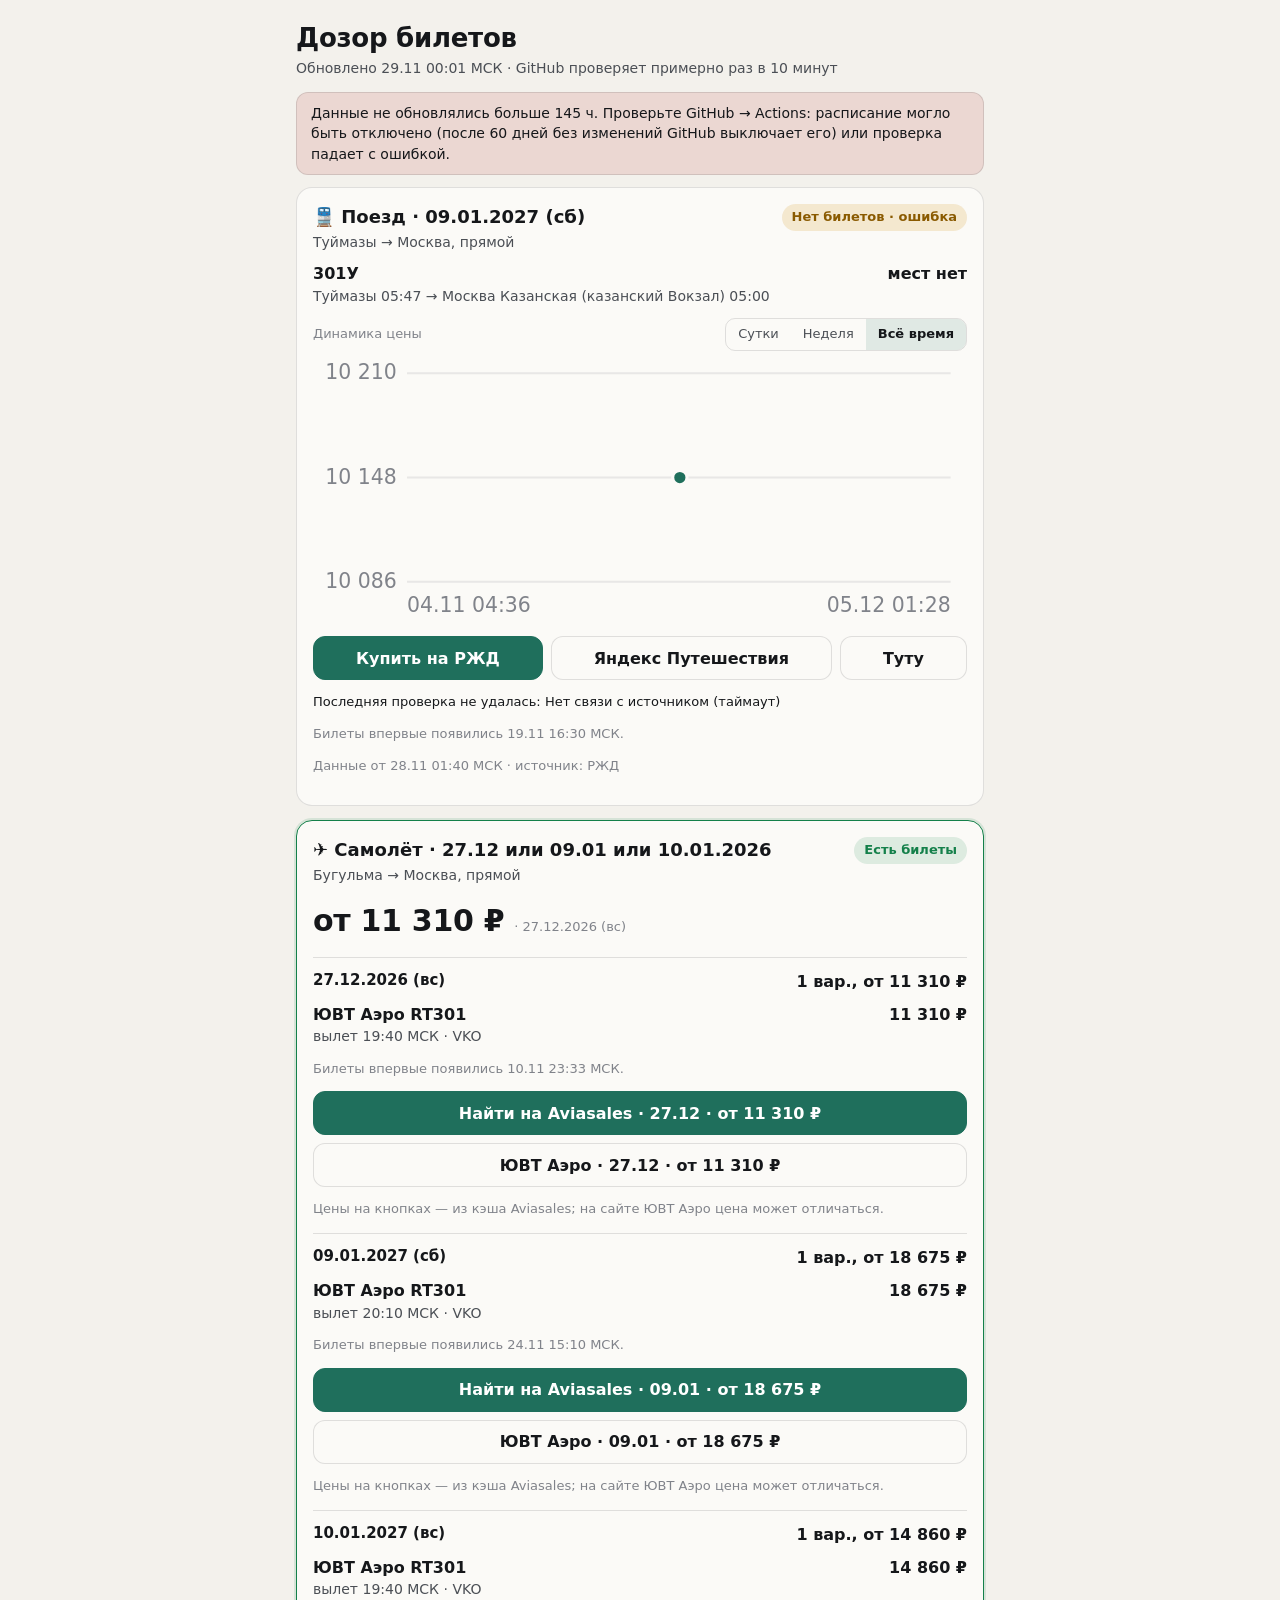
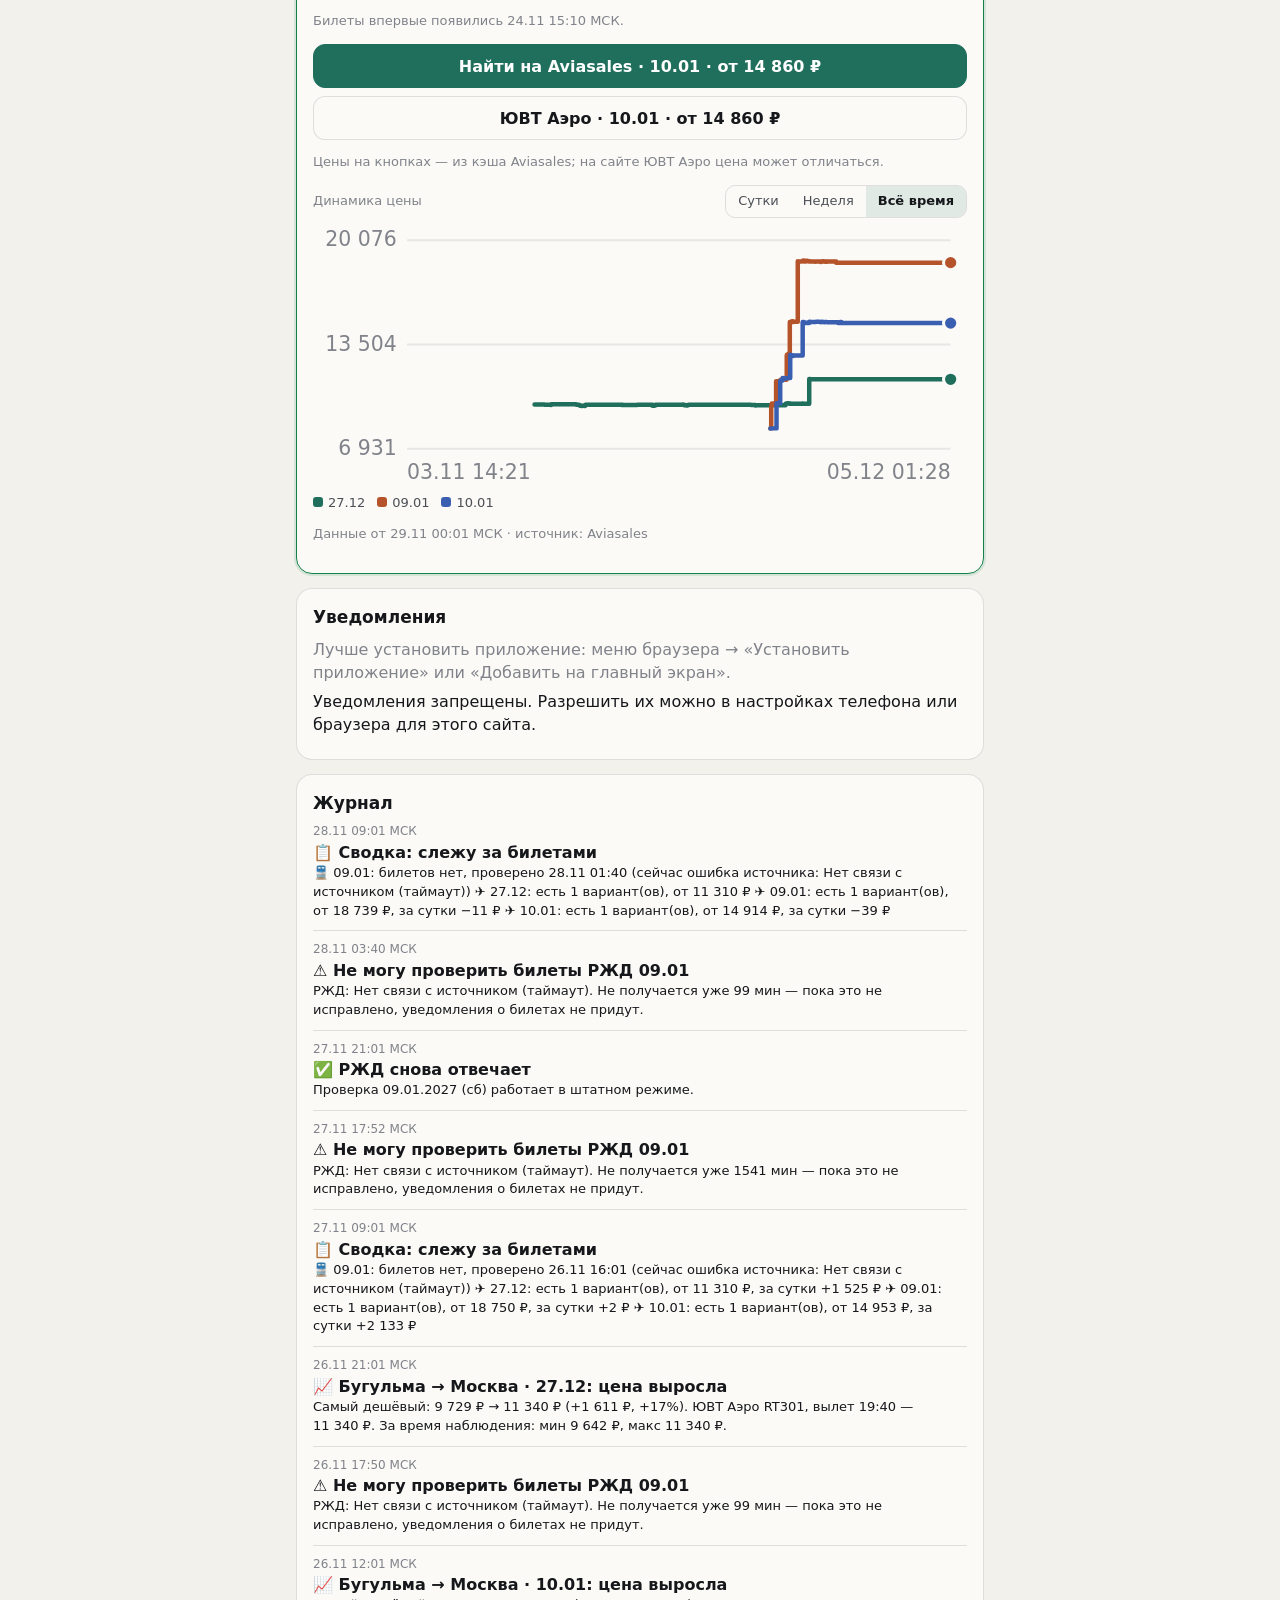
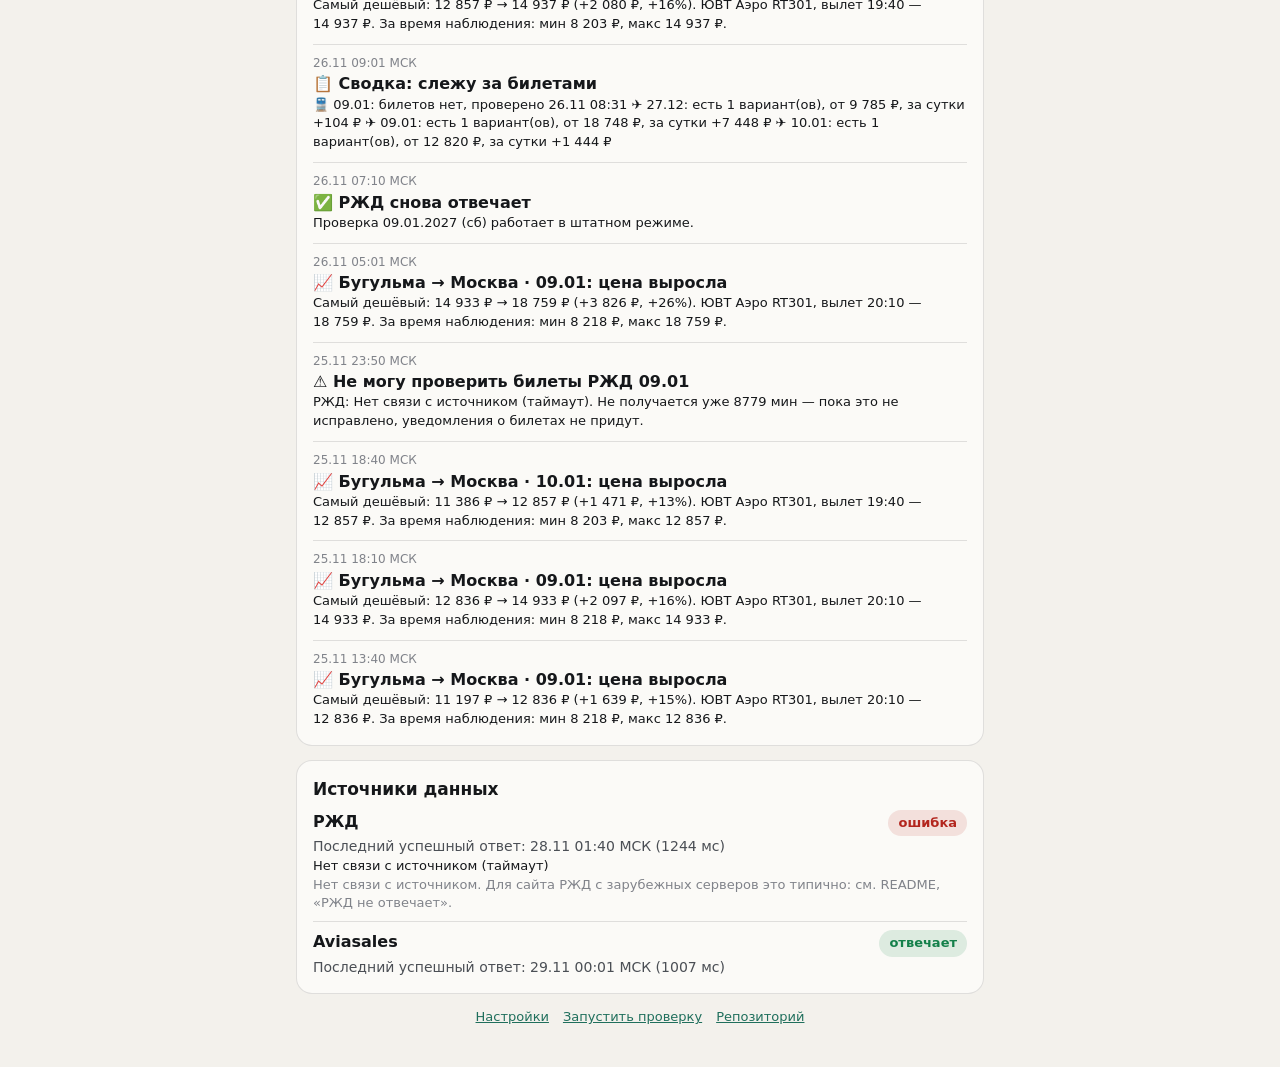
<file: docs/index.html>
<!doctype html>
<html lang="ru">
<head>
  <meta charset="utf-8">
  <meta name="viewport" content="width=device-width, initial-scale=1, viewport-fit=cover">
  <meta http-equiv="Content-Security-Policy" content="default-src 'none'; script-src 'self'; style-src 'self'; img-src 'self' data:; connect-src 'self'; manifest-src 'self'; worker-src 'self'; base-uri 'none'; form-action 'none'">
  <title>Дозор билетов</title>
  <meta name="description" content="Следит за билетами: поезд Туймазы — Москва (РЖД) и самолёт Бугульма — Москва. Присылает уведомления и показывает, как менялись цены.">
  <meta name="color-scheme" content="light dark">
  <meta name="theme-color" content="#f3f1ec" media="(prefers-color-scheme: light)">
  <meta name="theme-color" content="#121413" media="(prefers-color-scheme: dark)">
  <meta name="mobile-web-app-capable" content="yes">
  <meta name="apple-mobile-web-app-capable" content="yes">
  <meta name="apple-mobile-web-app-title" content="Дозор">
  <link rel="manifest" href="manifest.webmanifest">
  <link rel="icon" type="image/png" sizes="48x48" href="icons/favicon-48.png">
  <link rel="apple-touch-icon" href="icons/apple-touch-icon.png">
  <link rel="stylesheet" href="style.css">
</head>
<body>
  <noscript><p class="wrap">Для работы «Дозора билетов» нужен включённый JavaScript.</p></noscript>
  <div class="wrap">
    <header class="top">
      <h1>Дозор билетов</h1>
      <p id="status" class="status">Загружаю…</p>
    </header>
    <div id="banners"></div>
    <main id="watches" aria-live="polite"></main>
    <section id="notify" class="panel" aria-label="Уведомления"></section>
    <section id="events" class="panel" aria-label="Журнал событий"></section>
    <section id="sources" class="panel" aria-label="Источники данных"></section>
    <footer id="foot" class="foot"></footer>
  </div>
  <div id="toast" class="toast" role="status" aria-live="polite"></div>
  <script src="app.js"></script>
</body>
</html>
</file>
<file: docs/style.css>
:root {
  color-scheme: light;
  --page: #f3f1ec; --surface: #fbfaf7; --ink: #15171a; --ink-2: #4b4f55; --muted: #80838a;
  --line: rgba(21, 23, 26, 0.12); --grid: rgba(21, 23, 26, 0.08);
  --accent: #1f6f5c; --accent-ink: #ffffff; --accent-wash: rgba(31, 111, 92, 0.12);
  --good: #14804a; --good-wash: rgba(20, 128, 74, 0.13);
  --bad: #b3261e; --bad-wash: rgba(179, 38, 30, 0.12);
  --warn: #8a5a00; --warn-wash: rgba(204, 140, 0, 0.16);
  --s0: #1f6f5c; --s1: #b5532a; --s2: #3b5fb0; --s3: #8a4fa0;
  --radius: 16px;
}
@media (prefers-color-scheme: dark) {
  :root:not([data-theme="light"]) {
    color-scheme: dark;
    --page: #121413; --surface: #1b1e1d; --ink: #eceae4; --ink-2: #b8b9b5; --muted: #8c8f8b;
    --line: rgba(236, 234, 228, 0.14); --grid: rgba(236, 234, 228, 0.08);
    --accent: #4fb89c; --accent-ink: #0c1512; --accent-wash: rgba(79, 184, 156, 0.16);
    --good: #4fc98a; --good-wash: rgba(79, 201, 138, 0.16);
    --bad: #ff8a80; --bad-wash: rgba(255, 138, 128, 0.16);
    --warn: #e8b84a; --warn-wash: rgba(232, 184, 74, 0.16);
    --s0: #4fb89c; --s1: #e8905f; --s2: #7f9ee6; --s3: #c08ad6;
  }
}
* { box-sizing: border-box; }
html { -webkit-text-size-adjust: 100%; }
body {
  margin: 0; background: var(--page); color: var(--ink);
  font: 16px/1.45 system-ui, -apple-system, "Segoe UI", Roboto, "Helvetica Neue", Arial, sans-serif;
  padding: env(safe-area-inset-top) env(safe-area-inset-right) env(safe-area-inset-bottom) env(safe-area-inset-left);
}
.wrap { max-width: 720px; margin: 0 auto; padding: 16px 16px 40px; }
h1 { font-size: 26px; line-height: 1.15; margin: 8px 0 4px; letter-spacing: -0.01em; }
h2, h3 { margin: 0; }
.status { margin: 0 0 14px; color: var(--ink-2); font-size: 14px; }
.muted { color: var(--muted); }
.small { font-size: 13px; }
a { color: var(--accent); }
button { font: inherit; color: inherit; }

.banner { border-radius: 12px; padding: 10px 14px; margin: 0 0 12px; font-size: 14px; background: var(--warn-wash); color: var(--ink); border: 1px solid var(--line); }
.banner.bad { background: var(--bad-wash); }

.card, .panel { background: var(--surface); border: 1px solid var(--line); border-radius: var(--radius); padding: 16px; margin: 0 0 14px; }
.card.hot { border-color: var(--good); box-shadow: 0 0 0 2px var(--good-wash); }
.card:target, .card.focus { outline: 2px solid var(--accent); }
.card-head { display: flex; align-items: flex-start; justify-content: space-between; gap: 10px; }
.card-title { font-size: 18px; font-weight: 650; }
.card-sub { color: var(--ink-2); font-size: 14px; margin-top: 2px; }
.chip { flex: none; font-size: 13px; font-weight: 600; border-radius: 999px; padding: 4px 10px; background: var(--line); color: var(--ink-2); white-space: nowrap; }
.chip.good { background: var(--good-wash); color: var(--good); }
.chip.bad { background: var(--bad-wash); color: var(--bad); }
.chip.warn { background: var(--warn-wash); color: var(--warn); }

.big { margin: 14px 0 4px; display: flex; align-items: baseline; gap: 10px; flex-wrap: wrap; }
.big .price { font-size: 30px; font-weight: 700; letter-spacing: -0.01em; }
.delta { font-size: 14px; font-weight: 600; }
.delta.down { color: var(--good); }
.delta.up { color: var(--bad); }

.rows { list-style: none; margin: 10px 0 0; padding: 0; display: grid; gap: 8px; }
.row { border-top: 1px solid var(--line); padding-top: 8px; }
.row:first-child { border-top: 0; padding-top: 0; }
.row-head { display: flex; justify-content: space-between; gap: 8px; font-weight: 600; }
.row-sub { color: var(--ink-2); font-size: 14px; }
.stale { color: var(--muted); font-size: 12px; }

.day { border-top: 1px solid var(--line); margin-top: 14px; padding-top: 12px; scroll-margin-top: 12px; }
.day .actions { margin-top: 10px; }
.day.focus { outline: 2px solid var(--accent); outline-offset: 4px; border-radius: 8px; }
.day-title { font-size: 15px; font-weight: 650; }

.actions { display: flex; flex-wrap: wrap; gap: 8px; margin-top: 14px; }
.btn { display: inline-flex; align-items: center; justify-content: center; min-height: 44px; padding: 0 16px; border-radius: 12px; border: 1px solid var(--line); background: var(--surface); color: var(--ink); text-decoration: none; font-weight: 600; cursor: pointer; flex: 1 1 auto; text-align: center; }
.btn.primary { background: var(--accent); border-color: var(--accent); color: var(--accent-ink); }
.btn:disabled { opacity: 0.55; cursor: default; }
.link-btn { background: none; border: 0; padding: 4px 0; color: var(--accent); cursor: pointer; text-decoration: underline; }

.chart { margin-top: 12px; }
.seg { display: inline-flex; border: 1px solid var(--line); border-radius: 10px; overflow: hidden; }
.seg button { background: none; border: 0; padding: 6px 12px; font-size: 13px; cursor: pointer; color: var(--ink-2); }
.seg button[aria-checked="true"] { background: var(--accent-wash); color: var(--ink); font-weight: 650; }
.chart-top { display: flex; justify-content: space-between; align-items: center; gap: 8px; flex-wrap: wrap; margin-bottom: 6px; }
svg.plot { width: 100%; height: auto; display: block; }
.plot .grid { stroke: var(--grid); stroke-width: 1; }
.plot .axis { fill: var(--muted); font-size: 10px; }
.plot .line { fill: none; stroke-width: 2.2; stroke-linejoin: round; stroke-linecap: round; }
.plot .dot { stroke: var(--surface); stroke-width: 1.5; }
.s0 { stroke: var(--s0); fill: var(--s0); } .s1 { stroke: var(--s1); fill: var(--s1); }
.s2 { stroke: var(--s2); fill: var(--s2); } .s3 { stroke: var(--s3); fill: var(--s3); }
.plot .line.s0, .plot .line.s1, .plot .line.s2, .plot .line.s3 { fill: none; }
.legend { display: flex; gap: 12px; flex-wrap: wrap; font-size: 13px; color: var(--ink-2); margin-top: 4px; }
.legend i { display: inline-block; width: 10px; height: 10px; border-radius: 3px; margin-right: 5px; }
.legend i.s0 { background: var(--s0); } .legend i.s1 { background: var(--s1); } .legend i.s2 { background: var(--s2); } .legend i.s3 { background: var(--s3); }
.empty-chart { color: var(--muted); font-size: 14px; padding: 8px 0; }

.panel h2 { font-size: 17px; margin-bottom: 8px; }
.panel p { margin: 6px 0; }
.log { list-style: none; margin: 0; padding: 0; display: grid; gap: 10px; }
.log li { border-top: 1px solid var(--line); padding-top: 10px; }
.log li:first-child { border-top: 0; padding-top: 0; }
.log .t { color: var(--muted); font-size: 12px; }
.log .urgent .title { color: var(--good); }
.title { font-weight: 650; }
details { margin-top: 8px; }
summary { cursor: pointer; color: var(--ink-2); }
pre { white-space: pre-wrap; word-break: break-word; background: var(--page); border: 1px solid var(--line); border-radius: 10px; padding: 10px; font-size: 12px; max-height: 260px; overflow: auto; }
.src { border-top: 1px solid var(--line); padding-top: 8px; margin-top: 8px; }
.src:first-of-type { border-top: 0; padding-top: 0; margin-top: 0; }
.foot { text-align: center; color: var(--muted); font-size: 13px; display: flex; gap: 14px; justify-content: center; flex-wrap: wrap; }

.toast { position: fixed; left: 50%; bottom: calc(18px + env(safe-area-inset-bottom)); transform: translateX(-50%) translateY(20px); opacity: 0; pointer-events: none; background: var(--ink); color: var(--page); padding: 10px 16px; border-radius: 12px; font-size: 14px; width: max-content; max-width: calc(100vw - 32px); text-align: center; transition: opacity 0.2s, transform 0.2s; }
.toast.show { opacity: 1; transform: translateX(-50%) translateY(0); }
@media (prefers-reduced-motion: reduce) { .toast { transition: none; } }
</file>
